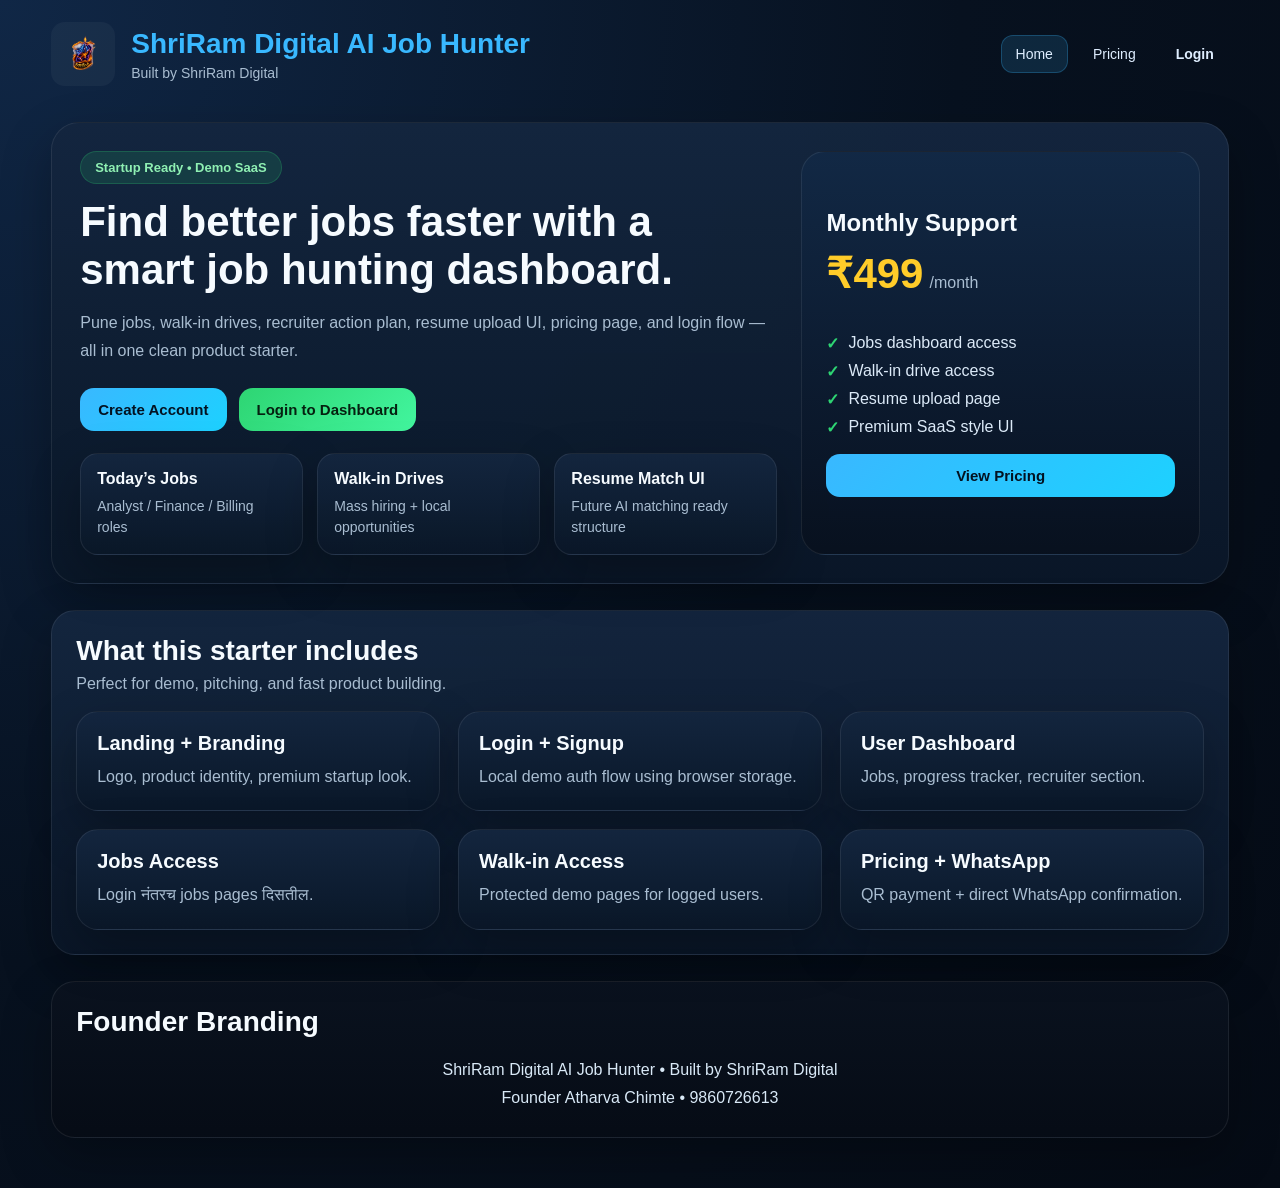
<file: index.html>
<!DOCTYPE html>
<html lang="en">
<head>
  <meta charset="UTF-8" />
  <meta name="viewport" content="width=device-width, initial-scale=1.0" />
  <title>ShriRam Digital AI Job Hunter</title>
  <link rel="stylesheet" href="css/style.css" />
</head>
<body>
  <div class="site-shell">
    <header class="topbar">
      <a href="index.html" class="brand">
        <img src="assets/logo.png" alt="ShriRam Digital Logo" class="brand-logo" />
        <div>
          <h1>ShriRam Digital AI Job Hunter</h1>
          <p>Built by ShriRam Digital</p>
        </div>
      </a>

      <nav class="nav public-nav">
        <a href="index.html" class="active">Home</a>
        <a href="pricing.html">Pricing</a>
        <a href="login.html" class="btn btn-outline small-btn">Login</a>
      </nav>
    </header>

    <main class="container">
      <section class="hero-card">
        <div class="hero-left">
          <span class="badge">Startup Ready • Demo SaaS</span>
          <h2>Find better jobs faster with a smart job hunting dashboard.</h2>
          <p>
            Pune jobs, walk-in drives, recruiter action plan, resume upload UI,
            pricing page, and login flow — all in one clean product starter.
          </p>

          <div class="hero-actions">
            <a href="signup.html" class="btn btn-primary">Create Account</a>
            <a href="login.html" class="btn btn-secondary">Login to Dashboard</a>
          </div>

          <div class="hero-points">
            <div class="mini-card">
              <strong>Today’s Jobs</strong>
              <span>Analyst / Finance / Billing roles</span>
            </div>
            <div class="mini-card">
              <strong>Walk-in Drives</strong>
              <span>Mass hiring + local opportunities</span>
            </div>
            <div class="mini-card">
              <strong>Resume Match UI</strong>
              <span>Future AI matching ready structure</span>
            </div>
          </div>
        </div>

        <div class="hero-right">
          <div class="glass-panel">
            <h3>Monthly Support</h3>
            <div class="price">₹499<span>/month</span></div>
            <ul class="clean-list">
              <li>Jobs dashboard access</li>
              <li>Walk-in drive access</li>
              <li>Resume upload page</li>
              <li>Premium SaaS style UI</li>
            </ul>
            <a href="pricing.html" class="btn btn-primary full">View Pricing</a>
          </div>
        </div>
      </section>

      <section class="section-block">
        <div class="section-head">
          <h3>What this starter includes</h3>
          <p>Perfect for demo, pitching, and fast product building.</p>
        </div>

        <div class="grid three">
          <div class="card">
            <h4>Landing + Branding</h4>
            <p>Logo, product identity, premium startup look.</p>
          </div>
          <div class="card">
            <h4>Login + Signup</h4>
            <p>Local demo auth flow using browser storage.</p>
          </div>
          <div class="card">
            <h4>User Dashboard</h4>
            <p>Jobs, progress tracker, recruiter section.</p>
          </div>
          <div class="card">
            <h4>Jobs Access</h4>
            <p>Login नंतरच jobs pages दिसतील.</p>
          </div>
          <div class="card">
            <h4>Walk-in Access</h4>
            <p>Protected demo pages for logged users.</p>
          </div>
          <div class="card">
            <h4>Pricing + WhatsApp</h4>
            <p>QR payment + direct WhatsApp confirmation.</p>
          </div>
        </div>
      </section>

      <section class="section-block dark-panel">
        <div class="section-head">
          <h3>Founder Branding</h3>
        </div>
        <p class="founder-line">
          ShriRam Digital AI Job Hunter • Built by ShriRam Digital
        </p>
        <p class="founder-line">
          Founder Atharva Chimte • 9860726613
        </p>
      </section>
    </main>
  </div>

  <script src="js/script.js"></script>
</body>
</html>
</file>
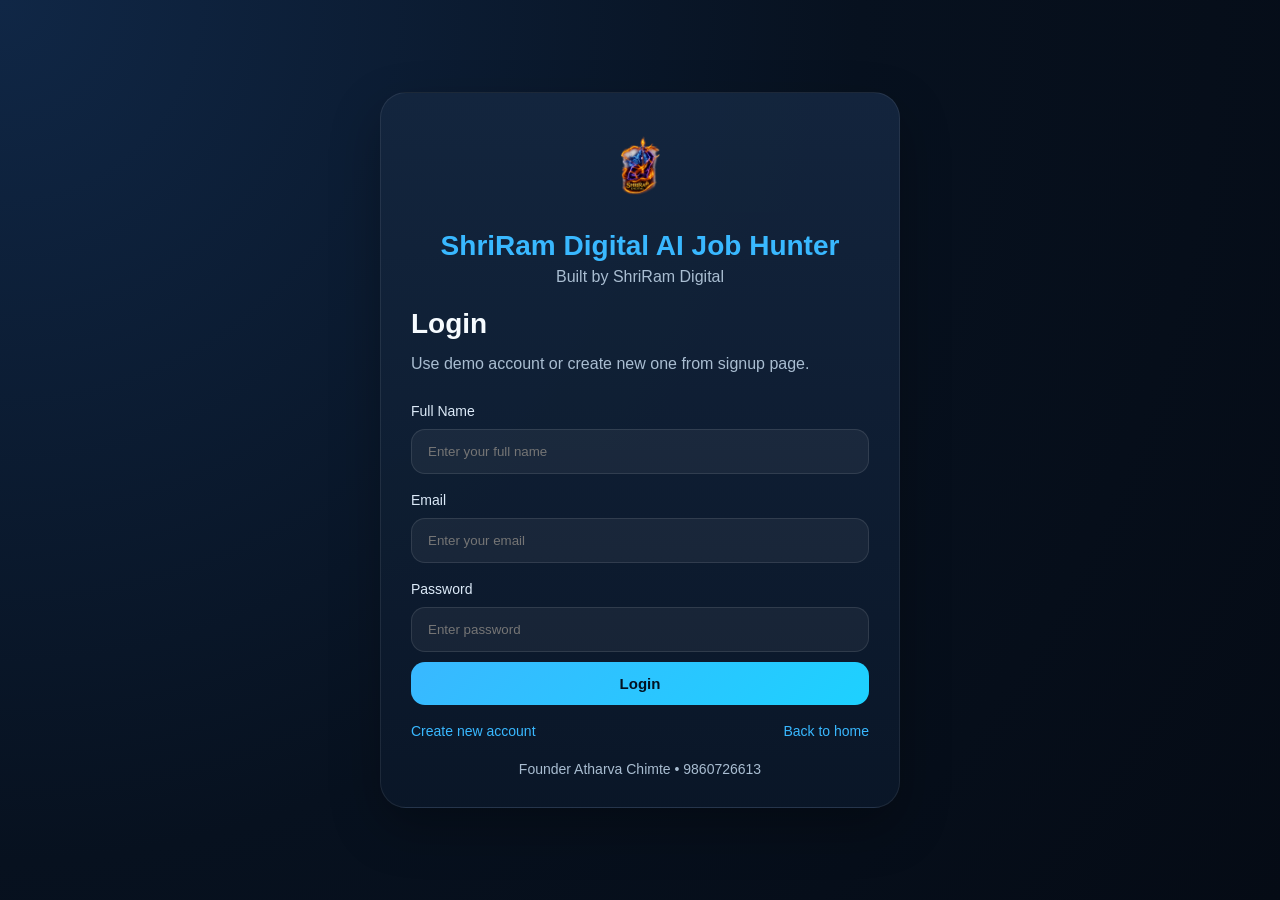
<file: dashboard.html>
<!DOCTYPE html>
<html lang="en">
<head>
  <meta charset="UTF-8" />
  <meta name="viewport" content="width=device-width, initial-scale=1.0" />
  <title>Dashboard • ShriRam Digital AI Job Hunter</title>
  <link rel="stylesheet" href="css/style.css" />
</head>
<body>
  <div class="site-shell">
    <header class="topbar">
      <a href="index.html" class="brand">
        <img src="assets/logo.png" alt="Logo" class="brand-logo" />
        <div>
          <h1>ShriRam Digital AI Job Hunter</h1>
          <p>Built by ShriRam Digital</p>
        </div>
      </a>

      <nav class="nav" id="dynamicNav"></nav>
    </header>

    <main class="container">
      <section class="welcome-card">
        <div>
          <h2>Welcome, <span id="userName">User</span> 👋</h2>
          <p id="userEmail" class="muted-light">demo@email.com</p>
        </div>
        <div class="status-pill">Plan: Monthly Support</div>
      </section>

      <section class="grid three">
        <div class="stat-card">
          <h4>Job Applications</h4>
          <div class="big-number">10</div>
          <p>Daily target</p>
        </div>
        <div class="stat-card">
          <h4>Recruiter Connections</h4>
          <div class="big-number">5</div>
          <p>Daily target</p>
        </div>
        <div class="stat-card">
          <h4>Walk-in Check</h4>
          <div class="big-number">1</div>
          <p>Daily target</p>
        </div>
      </section>

      <section class="section-block">
        <div class="section-head">
          <h3>Quick Actions</h3>
        </div>
        <div class="grid three">
          <a href="jobs.html" class="action-card">
            <h4>Today’s Jobs</h4>
            <p>Browse analyst / finance / billing roles</p>
          </a>
          <a href="walkin.html" class="action-card">
            <h4>Walk-in Drives</h4>
            <p>Check local and mass hiring options</p>
          </a>
          <a href="resume.html" class="action-card">
            <h4>Resume Upload</h4>
            <p>Upload resume for future match system</p>
          </a>
        </div>
      </section>

      <section class="section-block">
        <div class="section-head">
          <h3>Recruiter Message Template</h3>
        </div>
        <div class="card">
          <p class="template-box">
            Hi [Name],<br><br>
            I applied for the [Role Name] position at [Company Name]. I have experience in SAP billing,
            finance operations, Excel reporting and process support. I would love to connect and discuss
            if my profile is a good fit for the role.<br><br>
            Regards,<br>
            [Your Name]
          </p>
        </div>
      </section>
    </main>
  </div>

  <script src="js/script.js"></script>
</body>
</html>
</file>
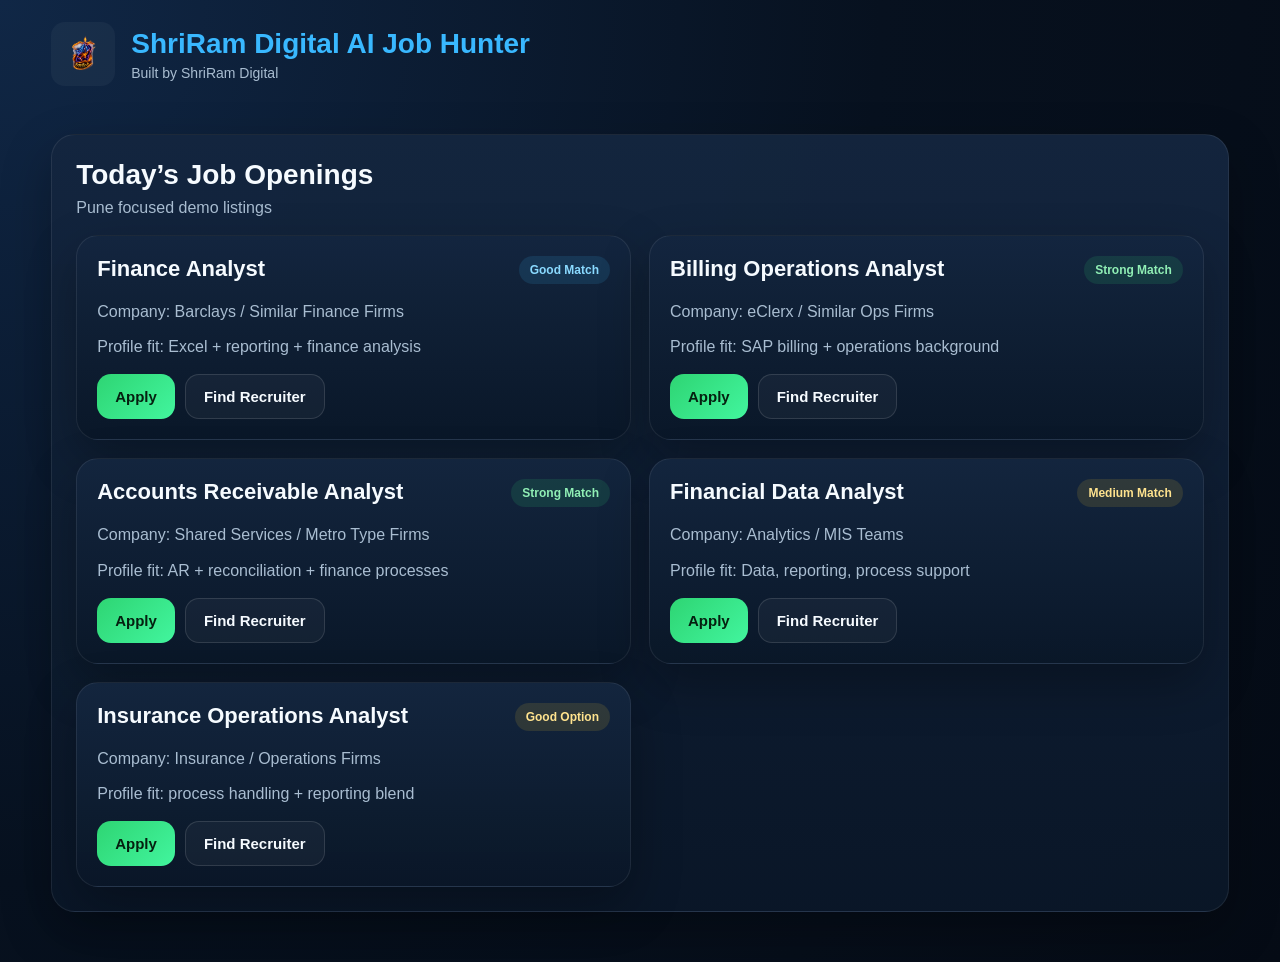
<file: jobs.html>
<!DOCTYPE html>
<html lang="en">
<head>
  <meta charset="UTF-8" />
  <meta name="viewport" content="width=device-width, initial-scale=1.0" />
  <title>Jobs • ShriRam Digital AI Job Hunter</title>
  <link rel="stylesheet" href="css/style.css" />
</head>
<body>
  <div class="site-shell">
    <header class="topbar">
      <a href="index.html" class="brand">
        <img src="assets/logo.png" alt="Logo" class="brand-logo" />
        <div>
          <h1>ShriRam Digital AI Job Hunter</h1>
          <p>Built by ShriRam Digital</p>
        </div>
      </a>

      <nav class="nav" id="dynamicNav"></nav>
    </header>

    <main class="container">
      <section class="section-block">
        <div class="section-head">
          <h2>Today’s Job Openings</h2>
          <p>Pune focused demo listings</p>
        </div>

        <div class="job-list">
          <div class="job-card">
            <div class="job-top">
              <h3>Finance Analyst</h3>
              <span class="tag good">Good Match</span>
            </div>
            <p>Company: Barclays / Similar Finance Firms</p>
            <p>Profile fit: Excel + reporting + finance analysis</p>
            <div class="job-actions">
              <a href="https://search.jobs.barclays/" target="_blank" class="btn btn-secondary">Apply</a>
              <a href="https://www.linkedin.com/" target="_blank" class="btn btn-outline">Find Recruiter</a>
            </div>
          </div>

          <div class="job-card">
            <div class="job-top">
              <h3>Billing Operations Analyst</h3>
              <span class="tag strong">Strong Match</span>
            </div>
            <p>Company: eClerx / Similar Ops Firms</p>
            <p>Profile fit: SAP billing + operations background</p>
            <div class="job-actions">
              <a href="https://careers.eclerx.com/" target="_blank" class="btn btn-secondary">Apply</a>
              <a href="https://www.linkedin.com/" target="_blank" class="btn btn-outline">Find Recruiter</a>
            </div>
          </div>

          <div class="job-card">
            <div class="job-top">
              <h3>Accounts Receivable Analyst</h3>
              <span class="tag strong">Strong Match</span>
            </div>
            <p>Company: Shared Services / Metro Type Firms</p>
            <p>Profile fit: AR + reconciliation + finance processes</p>
            <div class="job-actions">
              <a href="https://careers.metroag.de/" target="_blank" class="btn btn-secondary">Apply</a>
              <a href="https://www.linkedin.com/" target="_blank" class="btn btn-outline">Find Recruiter</a>
            </div>
          </div>

          <div class="job-card">
            <div class="job-top">
              <h3>Financial Data Analyst</h3>
              <span class="tag medium">Medium Match</span>
            </div>
            <p>Company: Analytics / MIS Teams</p>
            <p>Profile fit: Data, reporting, process support</p>
            <div class="job-actions">
              <a href="https://www.naukri.com/" target="_blank" class="btn btn-secondary">Apply</a>
              <a href="https://www.linkedin.com/" target="_blank" class="btn btn-outline">Find Recruiter</a>
            </div>
          </div>

          <div class="job-card">
            <div class="job-top">
              <h3>Insurance Operations Analyst</h3>
              <span class="tag medium">Good Option</span>
            </div>
            <p>Company: Insurance / Operations Firms</p>
            <p>Profile fit: process handling + reporting blend</p>
            <div class="job-actions">
              <a href="https://www.naukri.com/" target="_blank" class="btn btn-secondary">Apply</a>
              <a href="https://www.linkedin.com/" target="_blank" class="btn btn-outline">Find Recruiter</a>
            </div>
          </div>
        </div>
      </section>
    </main>
  </div>
</body>
</html>
</file>
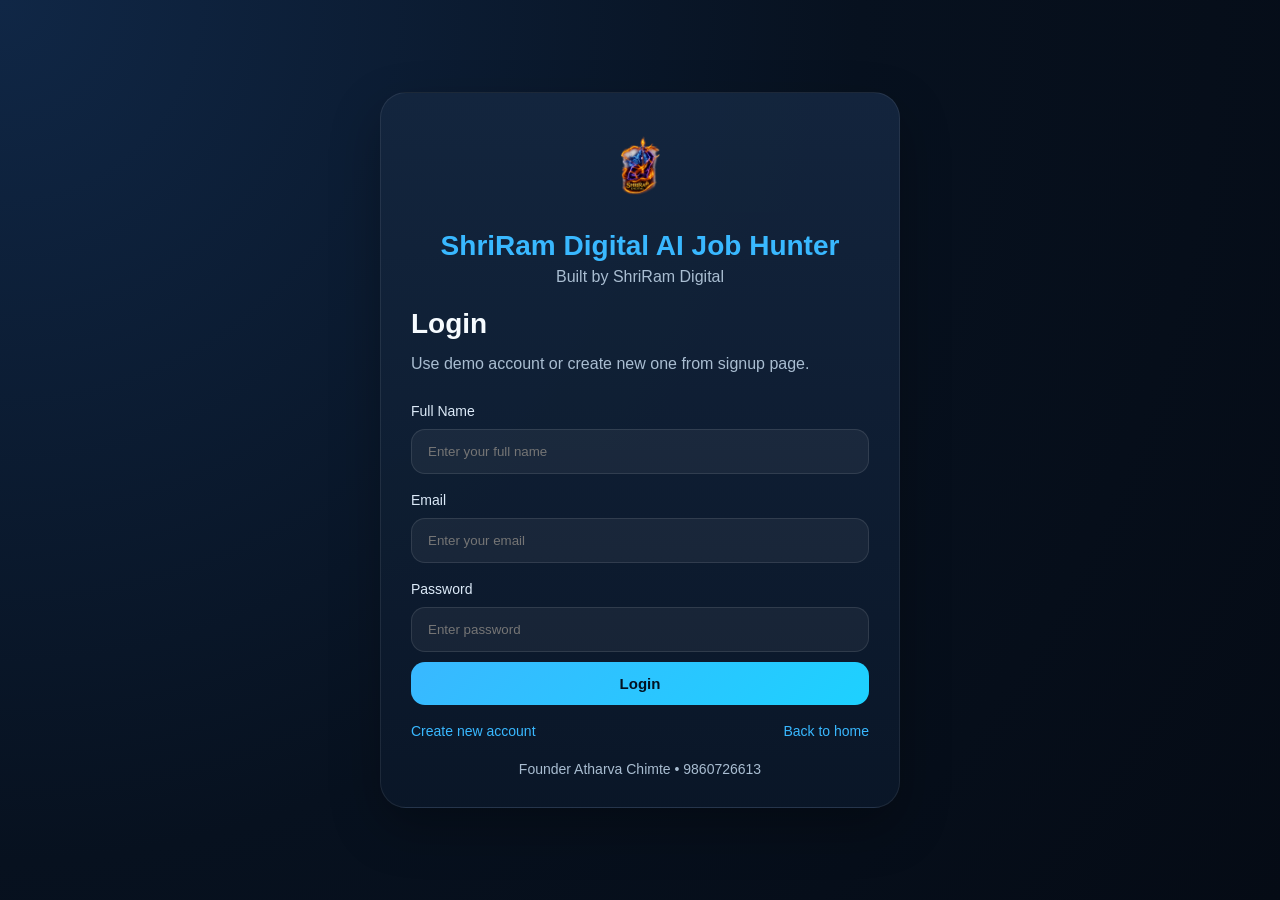
<file: login.html>
<!DOCTYPE html>
<html lang="en">
<head>
  <meta charset="UTF-8" />
  <meta name="viewport" content="width=device-width, initial-scale=1.0" />
  <title>Login • ShriRam Digital AI Job Hunter</title>
  <link rel="stylesheet" href="css/style.css" />
</head>
<body class="auth-body">
  <main class="auth-wrap">
    <div class="auth-card">
      <div class="auth-brand">
        <img src="assets/logo.png" alt="Logo" class="auth-logo" />
        <h1>ShriRam Digital AI Job Hunter</h1>
        <p>Built by ShriRam Digital</p>
      </div>

      <h2>Login</h2>
      <p class="muted">Use demo account or create new one from signup page.</p>

      <form id="loginForm" class="auth-form">
        <label>Full Name</label>
        <input type="text" id="loginName" placeholder="Enter your full name" required />

        <label>Email</label>
        <input type="email" id="loginEmail" placeholder="Enter your email" required />

        <label>Password</label>
        <input type="password" id="loginPassword" placeholder="Enter password" required />

        <button type="submit" class="btn btn-primary full">Login</button>
      </form>

      <div class="auth-links">
        <a href="signup.html">Create new account</a>
        <a href="index.html">Back to home</a>
      </div>

      <div class="footer-mini">
        Founder Atharva Chimte • 9860726613
      </div>
    </div>
  </main>

  <script src="js/script.js"></script>
</body>
</html>
</file>
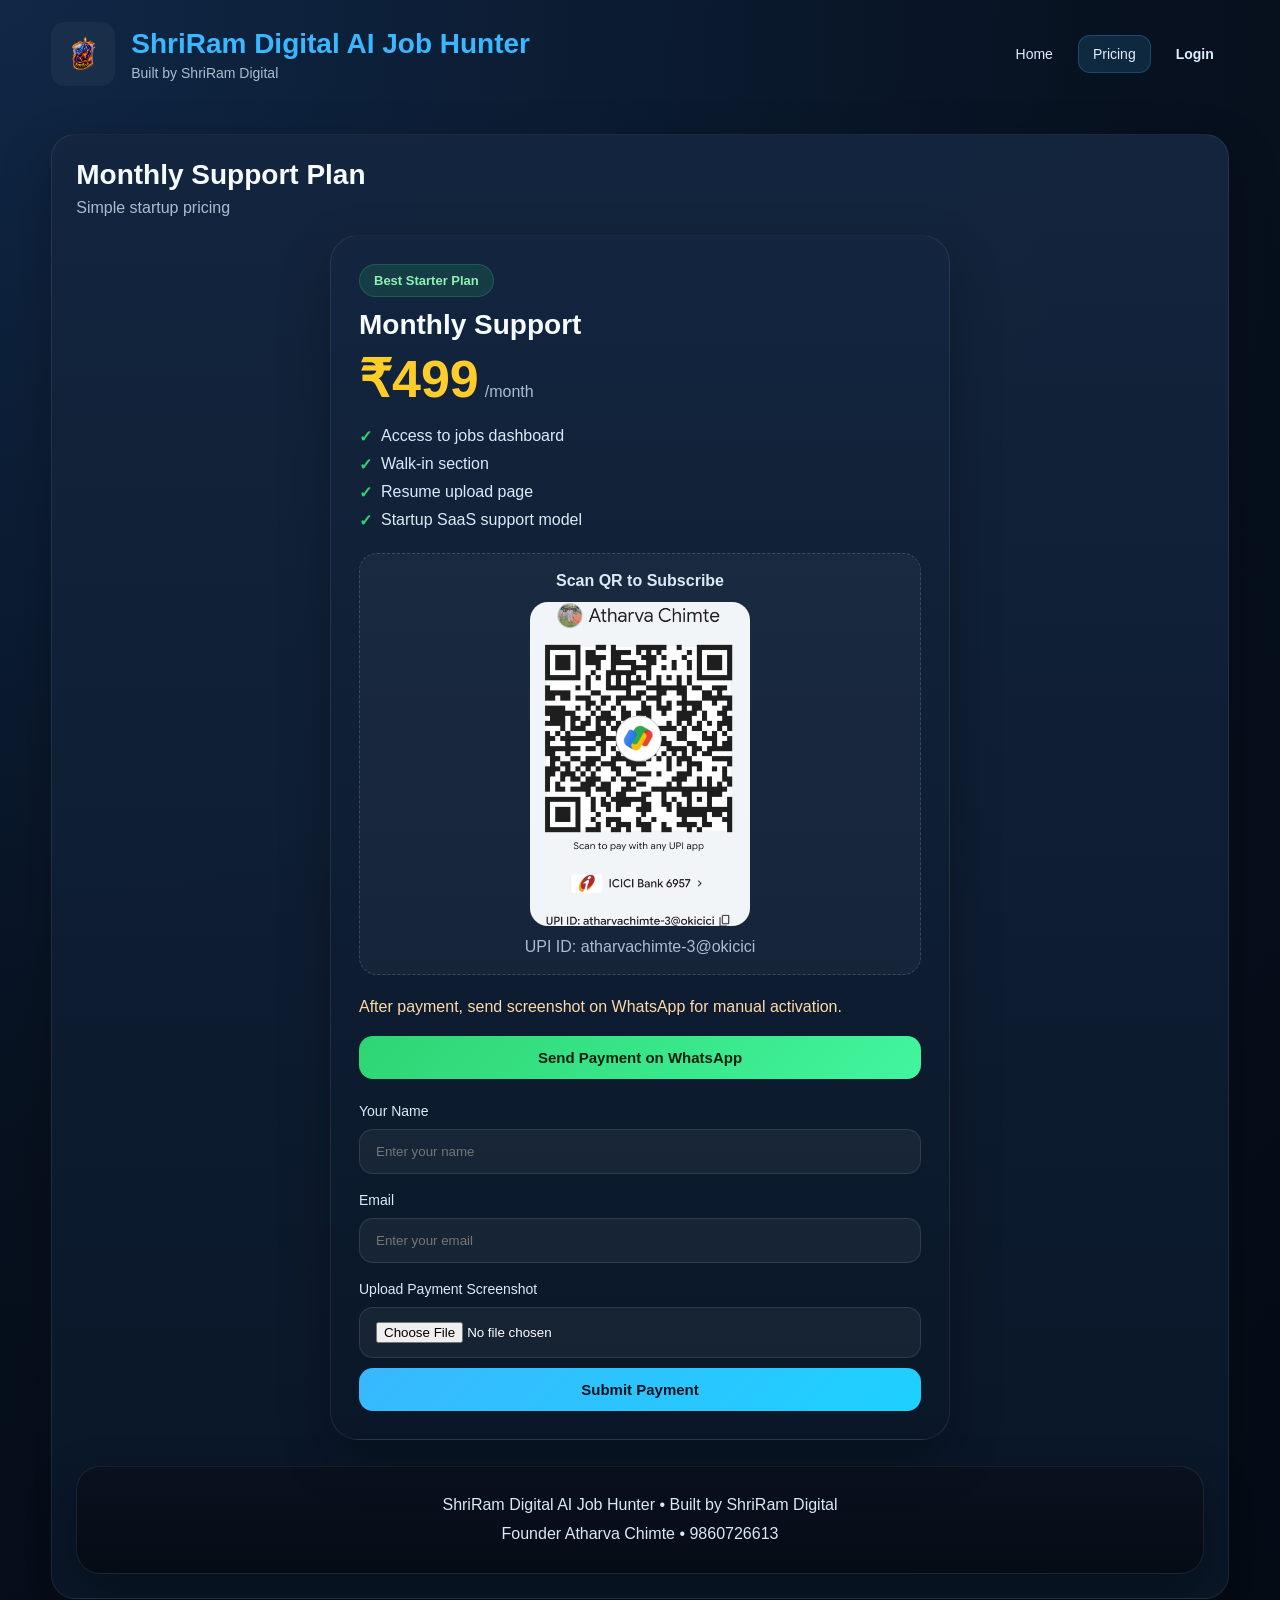
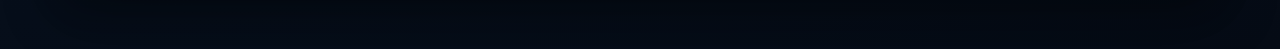
<file: pricing.html>
<!DOCTYPE html>
<html lang="en">
<head>
  <meta charset="UTF-8" />
  <meta name="viewport" content="width=device-width, initial-scale=1.0" />
  <title>Pricing • ShriRam Digital AI Job Hunter</title>
  <link rel="stylesheet" href="css/style.css" />
</head>
<body>
  <div class="site-shell">
    <header class="topbar">
      <a href="index.html" class="brand">
        <img src="assets/logo.png" alt="Logo" class="brand-logo" />
        <div>
          <h1>ShriRam Digital AI Job Hunter</h1>
          <p>Built by ShriRam Digital</p>
        </div>
      </a>

      <nav class="nav" id="dynamicNav"></nav>
    </header>

    <main class="container">
      <section class="section-block">
        <div class="section-head">
          <h2>Monthly Support Plan</h2>
          <p>Simple startup pricing</p>
        </div>

        <div class="pricing-wrap">
          <div class="pricing-card featured">
            <span class="badge">Best Starter Plan</span>
            <h3>Monthly Support</h3>
            <div class="price big-price">₹499<span>/month</span></div>

            <ul class="clean-list">
              <li>Access to jobs dashboard</li>
              <li>Walk-in section</li>
              <li>Resume upload page</li>
              <li>Startup SaaS support model</li>
            </ul>

            <div class="qr-box">
              <p class="qr-title">Scan QR to Subscribe</p>
              <img src="assets/qr.jpg" alt="UPI QR Code" style="width:220px; max-width:100%; border-radius:18px; display:block; margin:0 auto 12px;">
              <p class="upi-text">UPI ID: atharvachimte-3@okicici</p>
            </div>

            <div class="payment-note">
              After payment, send screenshot on WhatsApp for manual activation.
            </div>

            <a
              href="https://wa.me/919860726613?text=Hi%20ShriRam%20Digital%2C%20I%20have%20paid%20for%20AI%20Job%20Hunter%20Monthly%20Support.%20Please%20check%20my%20payment%20and%20activate%20my%20access."
              target="_blank"
              class="btn btn-secondary full"
              style="margin-bottom:16px;"
            >
              Send Payment on WhatsApp
            </a>

            <form class="payment-form">
              <label>Your Name</label>
              <input type="text" placeholder="Enter your name" />

              <label>Email</label>
              <input type="email" placeholder="Enter your email" />

              <label>Upload Payment Screenshot</label>
              <input type="file" />

              <button type="button" class="btn btn-primary full" onclick="showPaymentMessage()">Submit Payment</button>
            </form>

            <div id="paymentSuccess" class="success-box hidden">
              Payment request submitted. Admin verification required before activation.
            </div>
          </div>
        </div>

        <section class="section-block dark-panel">
          <p class="founder-line">ShriRam Digital AI Job Hunter • Built by ShriRam Digital</p>
          <p class="founder-line">Founder Atharva Chimte • 9860726613</p>
        </section>
      </section>
    </main>
  </div>

  <script src="js/script.js"></script>
</body>
</html>
</file>
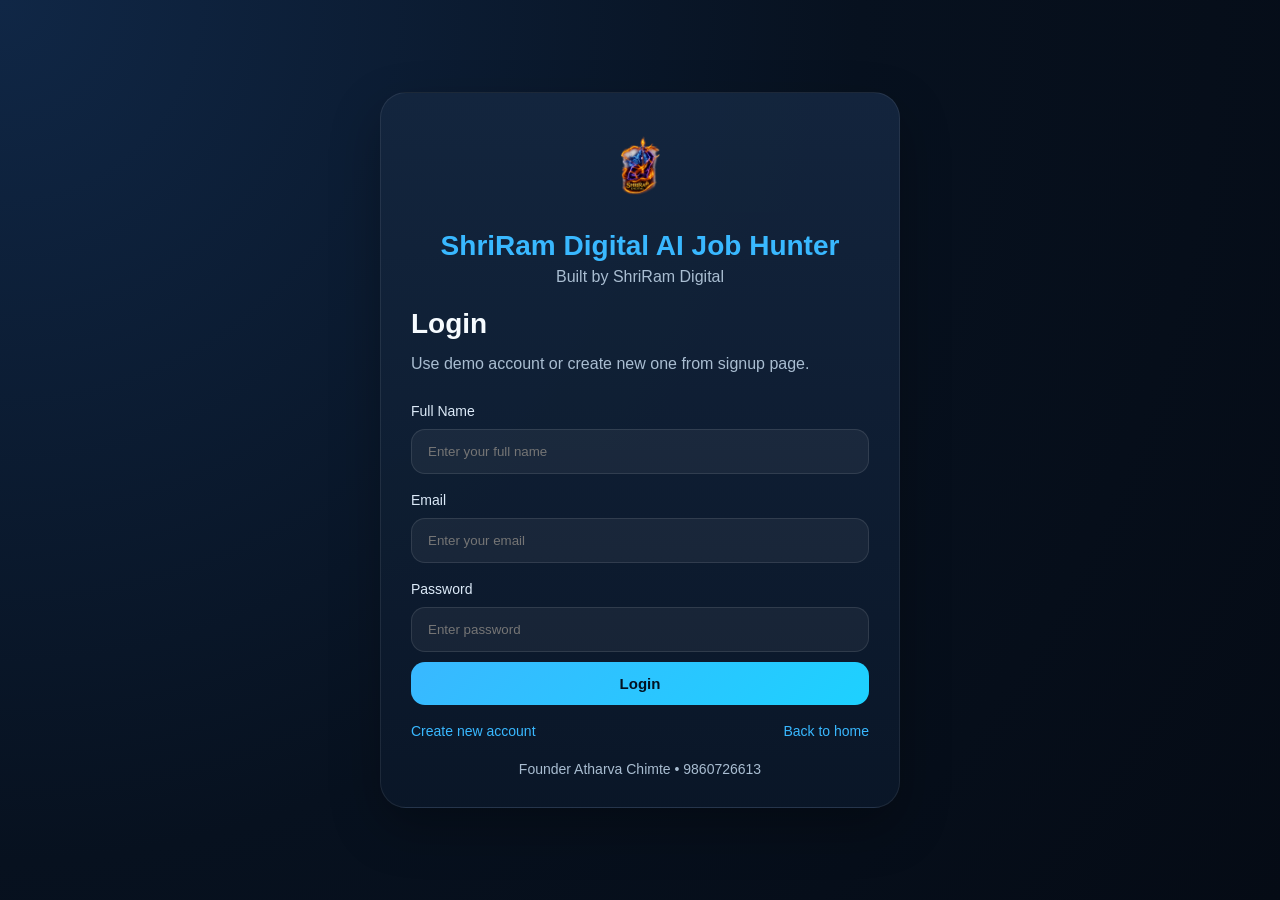
<file: resume.html>
<!DOCTYPE html>
<html lang="en">
<head>
  <meta charset="UTF-8" />
  <meta name="viewport" content="width=device-width, initial-scale=1.0" />
  <title>Resume Upload • ShriRam Digital AI Job Hunter</title>
  <link rel="stylesheet" href="css/style.css" />
</head>
<body>
  <div class="site-shell">
    <header class="topbar">
      <a href="index.html" class="brand">
        <img src="assets/logo.png" alt="Logo" class="brand-logo" />
        <div>
          <h1>ShriRam Digital AI Job Hunter</h1>
          <p>Built by ShriRam Digital</p>
        </div>
      </a>

      <nav class="nav" id="dynamicNav"></nav>
    </header>

    <main class="container">
      <section class="section-block">
        <div class="section-head">
          <h2>Resume Upload</h2>
          <p>Demo upload UI for future AI matching module</p>
        </div>

        <div class="card form-card">
          <form id="resumeForm">
            <label>Upload Resume</label>
            <input type="file" id="resumeFile" accept=".pdf,.doc,.docx" />

            <label>Preferred Role</label>
            <input type="text" id="preferredRole" placeholder="Finance Analyst / Billing Analyst" />

            <label>Key Skills</label>
            <textarea id="skillsBox" rows="5" placeholder="Excel, SAP Billing, Reporting, Finance Operations"></textarea>

            <button type="submit" class="btn btn-primary">Save Resume Info</button>
          </form>

          <div id="resumeStatus" class="success-box hidden">
            Resume details saved successfully in demo mode.
          </div>
        </div>
      </section>
    </main>
  </div>

  <script src="js/script.js"></script>
</body>
</html>
</file>
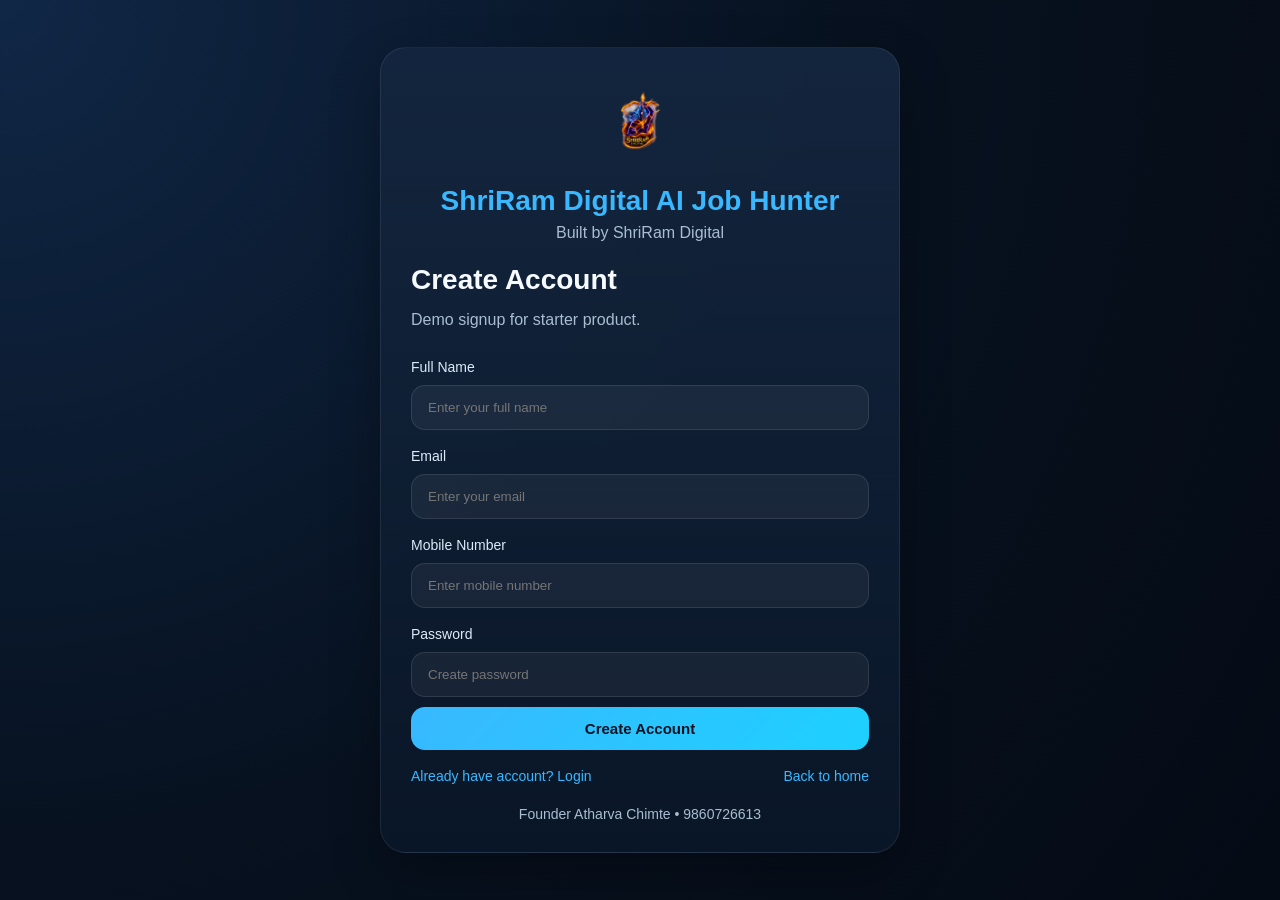
<file: signup.html>
<!DOCTYPE html>
<html lang="en">
<head>
  <meta charset="UTF-8" />
  <meta name="viewport" content="width=device-width, initial-scale=1.0" />
  <title>Signup • ShriRam Digital AI Job Hunter</title>
  <link rel="stylesheet" href="css/style.css" />
</head>
<body class="auth-body">
  <main class="auth-wrap">
    <div class="auth-card">
      <div class="auth-brand">
        <img src="assets/logo.png" alt="Logo" class="auth-logo" />
        <h1>ShriRam Digital AI Job Hunter</h1>
        <p>Built by ShriRam Digital</p>
      </div>

      <h2>Create Account</h2>
      <p class="muted">Demo signup for starter product.</p>

      <form id="signupForm" class="auth-form">
        <label>Full Name</label>
        <input type="text" id="signupName" placeholder="Enter your full name" required />

        <label>Email</label>
        <input type="email" id="signupEmail" placeholder="Enter your email" required />

        <label>Mobile Number</label>
        <input type="text" id="signupMobile" placeholder="Enter mobile number" required />

        <label>Password</label>
        <input type="password" id="signupPassword" placeholder="Create password" required />

        <button type="submit" class="btn btn-primary full">Create Account</button>
      </form>

      <div class="auth-links">
        <a href="login.html">Already have account? Login</a>
        <a href="index.html">Back to home</a>
      </div>

      <div class="footer-mini">
        Founder Atharva Chimte • 9860726613
      </div>
    </div>
  </main>

  <script src="js/script.js"></script>
</body>
</html>
</file>
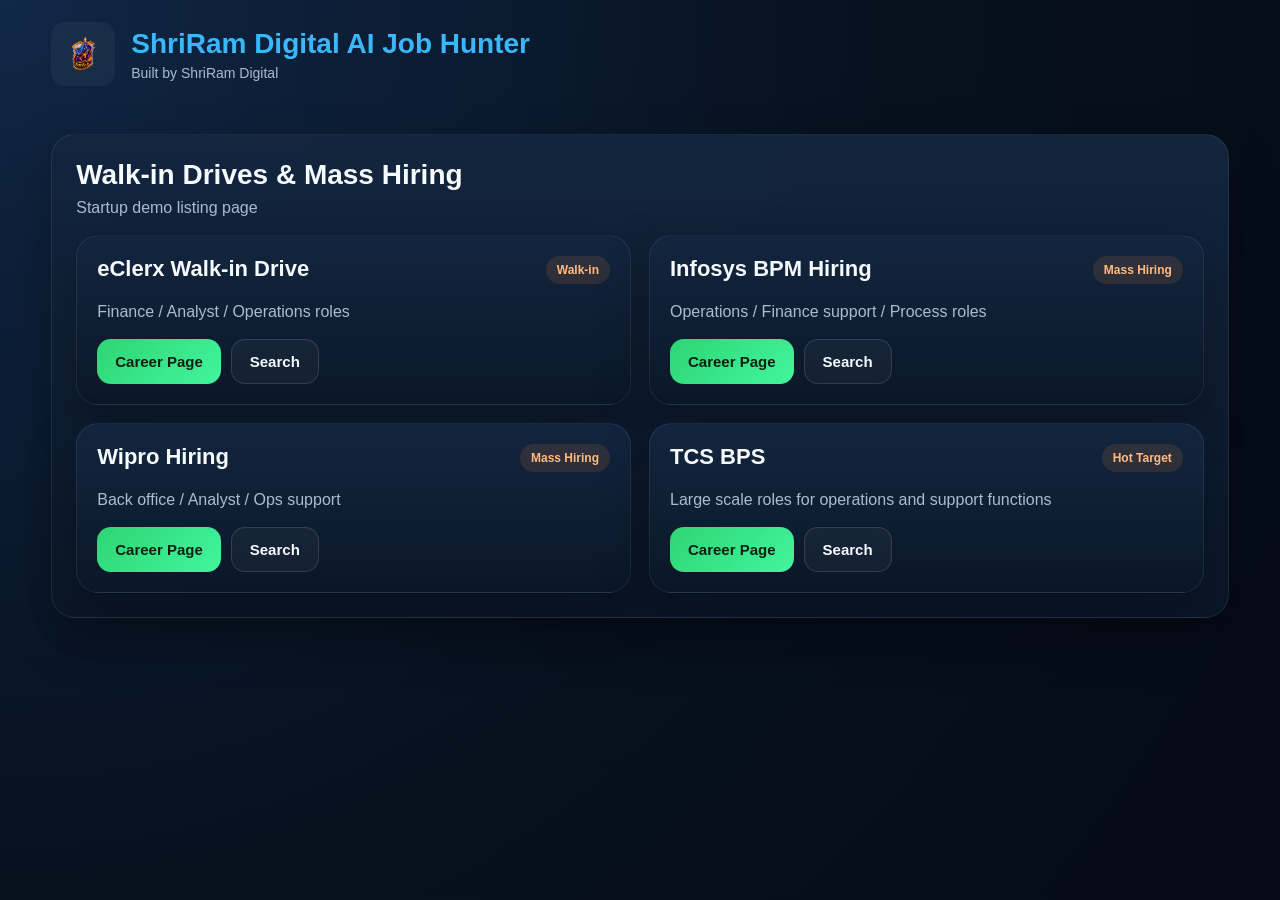
<file: walkin.html>
<!DOCTYPE html>
<html lang="en">
<head>
  <meta charset="UTF-8" />
  <meta name="viewport" content="width=device-width, initial-scale=1.0" />
  <title>Walk-in Drives • ShriRam Digital AI Job Hunter</title>
  <link rel="stylesheet" href="css/style.css" />
</head>
<body>
  <div class="site-shell">
    <header class="topbar">
      <a href="index.html" class="brand">
        <img src="assets/logo.png" alt="Logo" class="brand-logo" />
        <div>
          <h1>ShriRam Digital AI Job Hunter</h1>
          <p>Built by ShriRam Digital</p>
        </div>
      </a>

      <nav class="nav" id="dynamicNav"></nav>
    </header>

    <main class="container">
      <section class="section-block">
        <div class="section-head">
          <h2>Walk-in Drives & Mass Hiring</h2>
          <p>Startup demo listing page</p>
        </div>

        <div class="job-list">
          <div class="job-card">
            <div class="job-top">
              <h3>eClerx Walk-in Drive</h3>
              <span class="tag walkin">Walk-in</span>
            </div>
            <p>Finance / Analyst / Operations roles</p>
            <div class="job-actions">
              <a href="https://careers.eclerx.com/" target="_blank" class="btn btn-secondary">Career Page</a>
              <a href="https://www.google.com/search?q=eClerx+Pune+walk+in+drive" target="_blank" class="btn btn-outline">Search</a>
            </div>
          </div>

          <div class="job-card">
            <div class="job-top">
              <h3>Infosys BPM Hiring</h3>
              <span class="tag walkin">Mass Hiring</span>
            </div>
            <p>Operations / Finance support / Process roles</p>
            <div class="job-actions">
              <a href="https://www.infosysbpm.com/careers/job-opportunities.html" target="_blank" class="btn btn-secondary">Career Page</a>
              <a href="https://www.google.com/search?q=Infosys+BPM+Pune+walk+in" target="_blank" class="btn btn-outline">Search</a>
            </div>
          </div>

          <div class="job-card">
            <div class="job-top">
              <h3>Wipro Hiring</h3>
              <span class="tag walkin">Mass Hiring</span>
            </div>
            <p>Back office / Analyst / Ops support</p>
            <div class="job-actions">
              <a href="https://careers.wipro.com/" target="_blank" class="btn btn-secondary">Career Page</a>
              <a href="https://www.google.com/search?q=Wipro+Pune+walk+in+drive" target="_blank" class="btn btn-outline">Search</a>
            </div>
          </div>

          <div class="job-card">
            <div class="job-top">
              <h3>TCS BPS</h3>
              <span class="tag walkin">Hot Target</span>
            </div>
            <p>Large scale roles for operations and support functions</p>
            <div class="job-actions">
              <a href="https://www.tcs.com/careers" target="_blank" class="btn btn-secondary">Career Page</a>
              <a href="https://www.google.com/search?q=TCS+BPS+Pune+hiring" target="_blank" class="btn btn-outline">Search</a>
            </div>
          </div>
        </div>
      </section>
    </main>
  </div>
</body>
</html>
</file>
<file: css/style.css>
*{
  margin:0;
  padding:0;
  box-sizing:border-box;
}

:root{
  --bg:#07111f;
  --bg2:#0c1b30;
  --card:#10223a;
  --card2:#0f2744;
  --line:rgba(255,255,255,0.08);
  --text:#f6fbff;
  --muted:#a9bdd1;
  --blue:#39b8ff;
  --green:#2ed573;
  --yellow:#ffcc29;
  --orange:#ff8a3d;
  --shadow:0 20px 50px rgba(0,0,0,0.28);
}

body{
  font-family: Arial, Helvetica, sans-serif;
  background: radial-gradient(circle at top left, #102746 0%, #07111f 55%, #050b15 100%);
  color:var(--text);
  min-height:100vh;
}

a{
  text-decoration:none;
  color:inherit;
}

.site-shell{
  width:100%;
}

.container{
  width:min(1180px, 92%);
  margin:0 auto 50px;
}

.topbar{
  width:min(1180px, 92%);
  margin:0 auto;
  padding:22px 0;
  display:flex;
  justify-content:space-between;
  align-items:center;
  gap:20px;
  flex-wrap:wrap;
}

.brand{
  display:flex;
  align-items:center;
  gap:16px;
}

.brand-logo{
  width:64px;
  height:64px;
  object-fit:contain;
  border-radius:14px;
  background:rgba(255,255,255,0.04);
  padding:6px;
}

.brand h1{
  font-size:28px;
  line-height:1.2;
  color:var(--blue);
}

.brand p{
  color:var(--muted);
  margin-top:4px;
  font-size:14px;
}

.nav{
  display:flex;
  align-items:center;
  flex-wrap:wrap;
  gap:10px;
}

.nav a,
.nav button{
  padding:10px 14px;
  border-radius:12px;
  border:1px solid transparent;
  color:#dfeeff;
  background:transparent;
  cursor:pointer;
  font-size:14px;
}

.nav a.active{
  background:rgba(57,184,255,0.14);
  border-color:rgba(57,184,255,0.25);
}

.hero-card,
.section-block,
.card,
.stat-card,
.action-card,
.job-card,
.auth-card,
.pricing-card,
.welcome-card,
.mini-card{
  background:linear-gradient(180deg, rgba(20,38,63,0.95), rgba(10,23,40,0.96));
  border:1px solid var(--line);
  box-shadow:var(--shadow);
}

.hero-card{
  margin-top:14px;
  border-radius:28px;
  padding:28px;
  display:grid;
  grid-template-columns:1.4fr 0.8fr;
  gap:24px;
}

.hero-left h2{
  font-size:42px;
  line-height:1.15;
  margin:14px 0;
}

.hero-left p{
  color:var(--muted);
  line-height:1.8;
  max-width:760px;
}

.badge{
  display:inline-block;
  padding:8px 14px;
  border-radius:999px;
  background:rgba(46,213,115,0.14);
  color:#8ff0b3;
  border:1px solid rgba(46,213,115,0.22);
  font-size:13px;
  font-weight:bold;
}

.hero-actions{
  display:flex;
  gap:12px;
  flex-wrap:wrap;
  margin:22px 0;
}

.btn{
  padding:13px 18px;
  border-radius:14px;
  border:none;
  cursor:pointer;
  font-weight:bold;
  font-size:15px;
  display:inline-flex;
  align-items:center;
  justify-content:center;
  transition:0.2s ease;
}

.btn:hover{
  transform:translateY(-2px);
}

.btn-primary{
  background:linear-gradient(135deg, var(--blue), #1dd1ff);
  color:#031221;
}

.btn-secondary{
  background:linear-gradient(135deg, var(--green), #42f59e);
  color:#052010;
}

.btn-outline{
  background:rgba(255,255,255,0.04);
  border:1px solid rgba(255,255,255,0.12);
  color:var(--text);
}

.small-btn{
  padding:10px 14px;
}

.full{
  width:100%;
}

.hero-points{
  display:grid;
  grid-template-columns:repeat(3,1fr);
  gap:14px;
  margin-top:18px;
}

.mini-card{
  border-radius:18px;
  padding:16px;
}

.mini-card strong{
  display:block;
  margin-bottom:8px;
}

.mini-card span{
  color:var(--muted);
  font-size:14px;
  line-height:1.5;
}

.glass-panel{
  border-radius:24px;
  padding:24px;
  background:linear-gradient(180deg, rgba(18,41,69,0.98), rgba(8,17,31,0.98));
  border:1px solid rgba(255,255,255,0.08);
  min-height:100%;
  display:flex;
  flex-direction:column;
  justify-content:center;
}

.glass-panel h3{
  font-size:24px;
  margin-bottom:12px;
}

.price{
  font-size:42px;
  font-weight:bold;
  color:var(--yellow);
  margin-bottom:18px;
}

.price span{
  font-size:16px;
  color:var(--muted);
  margin-left:6px;
  font-weight:normal;
}

.section-block{
  margin-top:26px;
  border-radius:24px;
  padding:24px;
}

.section-head{
  margin-bottom:18px;
}

.section-head h2,
.section-head h3{
  font-size:28px;
  margin-bottom:8px;
}

.section-head p{
  color:var(--muted);
}

.grid{
  display:grid;
  gap:18px;
}

.grid.three{
  grid-template-columns:repeat(3,1fr);
}

.card{
  border-radius:22px;
  padding:20px;
}

.card h4{
  font-size:20px;
  margin-bottom:8px;
}

.card p{
  color:var(--muted);
  line-height:1.7;
}

.dark-panel{
  background:linear-gradient(180deg, rgba(10,18,31,0.98), rgba(6,12,22,0.98));
}

.founder-line{
  color:#d9e9f7;
  line-height:1.8;
  text-align:center;
}

.auth-body{
  display:flex;
  align-items:center;
  justify-content:center;
  min-height:100vh;
  padding:20px;
}

.auth-wrap{
  width:100%;
  max-width:520px;
}

.auth-card{
  border-radius:26px;
  padding:30px;
}

.auth-brand{
  text-align:center;
  margin-bottom:22px;
}

.auth-logo{
  width:88px;
  height:88px;
  object-fit:contain;
  margin-bottom:14px;
}

.auth-brand h1{
  color:var(--blue);
  font-size:28px;
  line-height:1.2;
}

.auth-brand p{
  color:var(--muted);
  margin-top:6px;
}

.auth-card h2{
  font-size:28px;
  margin-bottom:10px;
}

.muted{
  color:var(--muted);
  margin-bottom:18px;
  line-height:1.7;
}

.auth-form{
  display:flex;
  flex-direction:column;
  gap:10px;
}

.auth-form label,
.form-card label,
.payment-form label{
  font-size:14px;
  color:#dceaf8;
  margin-top:8px;
}

.auth-form input,
.form-card input,
.form-card textarea,
.payment-form input{
  width:100%;
  padding:14px 16px;
  border-radius:14px;
  border:1px solid rgba(255,255,255,0.10);
  background:rgba(255,255,255,0.05);
  color:white;
  outline:none;
}

.auth-links{
  display:flex;
  justify-content:space-between;
  gap:12px;
  margin-top:18px;
  flex-wrap:wrap;
}

.auth-links a{
  color:var(--blue);
  font-size:14px;
}

.footer-mini{
  margin-top:22px;
  text-align:center;
  color:var(--muted);
  font-size:14px;
}

.welcome-card{
  border-radius:24px;
  padding:22px;
  display:flex;
  justify-content:space-between;
  align-items:center;
  gap:14px;
  flex-wrap:wrap;
  margin-top:14px;
}

.welcome-card h2{
  font-size:32px;
  margin-bottom:6px;
}

.muted-light{
  color:var(--muted);
}

.status-pill{
  padding:10px 14px;
  border-radius:999px;
  background:rgba(46,213,115,0.12);
  border:1px solid rgba(46,213,115,0.20);
  color:#91efb5;
  font-weight:bold;
}

.stat-card{
  border-radius:22px;
  padding:22px;
}

.stat-card h4{
  color:#dbe8f7;
  font-size:18px;
}

.big-number{
  font-size:48px;
  font-weight:bold;
  color:var(--yellow);
  margin:10px 0 6px;
}

.stat-card p{
  color:var(--muted);
}

.action-card{
  border-radius:22px;
  padding:22px;
  transition:0.2s ease;
}

.action-card:hover{
  transform:translateY(-4px);
}

.action-card h4{
  font-size:20px;
  margin-bottom:8px;
}

.action-card p{
  color:var(--muted);
  line-height:1.6;
}

.template-box{
  color:#dceaf8 !important;
  line-height:1.9 !important;
}

.job-list{
  display:grid;
  grid-template-columns:repeat(2,1fr);
  gap:18px;
}

.job-card{
  border-radius:22px;
  padding:20px;
}

.job-top{
  display:flex;
  justify-content:space-between;
  gap:12px;
  align-items:flex-start;
  margin-bottom:14px;
}

.job-top h3{
  font-size:22px;
}

.job-card p{
  color:var(--muted);
  line-height:1.7;
  margin-bottom:8px;
}

.job-actions{
  display:flex;
  flex-wrap:wrap;
  gap:10px;
  margin-top:14px;
}

.tag{
  padding:7px 11px;
  border-radius:999px;
  font-size:12px;
  font-weight:bold;
}

.tag.good{
  background:rgba(57,184,255,0.12);
  color:#8adaff;
}

.tag.strong{
  background:rgba(46,213,115,0.13);
  color:#90efb5;
}

.tag.medium{
  background:rgba(255,204,41,0.12);
  color:#ffe38e;
}

.tag.walkin{
  background:rgba(255,138,61,0.12);
  color:#ffbb82;
}

.form-card{
  max-width:760px;
}

.success-box{
  margin-top:18px;
  padding:14px 16px;
  border-radius:14px;
  background:rgba(46,213,115,0.12);
  border:1px solid rgba(46,213,115,0.20);
  color:#9ef2bf;
}

.hidden{
  display:none;
}

.pricing-wrap{
  display:flex;
  justify-content:center;
}

.pricing-card{
  width:100%;
  max-width:620px;
  border-radius:28px;
  padding:28px;
}

.pricing-card h3{
  font-size:28px;
  margin:12px 0 8px;
}

.big-price{
  font-size:52px;
}

.clean-list{
  list-style:none;
  display:flex;
  flex-direction:column;
  gap:10px;
  margin:18px 0;
}

.clean-list li{
  color:#dceaf8;
  position:relative;
  padding-left:22px;
}

.clean-list li::before{
  content:"✓";
  position:absolute;
  left:0;
  color:var(--green);
  font-weight:bold;
}

.qr-box{
  margin:24px 0 18px;
  padding:18px;
  border-radius:18px;
  background:rgba(255,255,255,0.04);
  border:1px dashed rgba(255,255,255,0.16);
  text-align:center;
}

.qr-title{
  color:#dceaf8;
  margin-bottom:12px;
  font-weight:bold;
}

.qr-placeholder{
  width:220px;
  height:220px;
  max-width:100%;
  margin:0 auto 12px;
  border-radius:18px;
  display:flex;
  align-items:center;
  justify-content:center;
  border:1px solid rgba(255,255,255,0.12);
  background:linear-gradient(135deg, rgba(57,184,255,0.12), rgba(46,213,115,0.12));
  color:#dff4ff;
  font-weight:bold;
}

.upi-text{
  color:var(--muted);
}

.payment-note{
  color:#ffd9a8;
  margin-bottom:16px;
  line-height:1.7;
}

.payment-form{
  display:flex;
  flex-direction:column;
  gap:10px;
}

@media (max-width: 992px){
  .hero-card,
  .grid.three,
  .job-list{
    grid-template-columns:1fr;
  }

  .hero-left h2{
    font-size:34px;
  }
}

@media (max-width: 768px){
  .brand h1{
    font-size:22px;
  }

  .topbar{
    padding:18px 0;
  }

  .hero-card,
  .section-block,
  .auth-card,
  .pricing-card{
    padding:20px;
  }

  .welcome-card h2{
    font-size:26px;
  }

  .job-top{
    flex-direction:column;
  }
}
</file>
